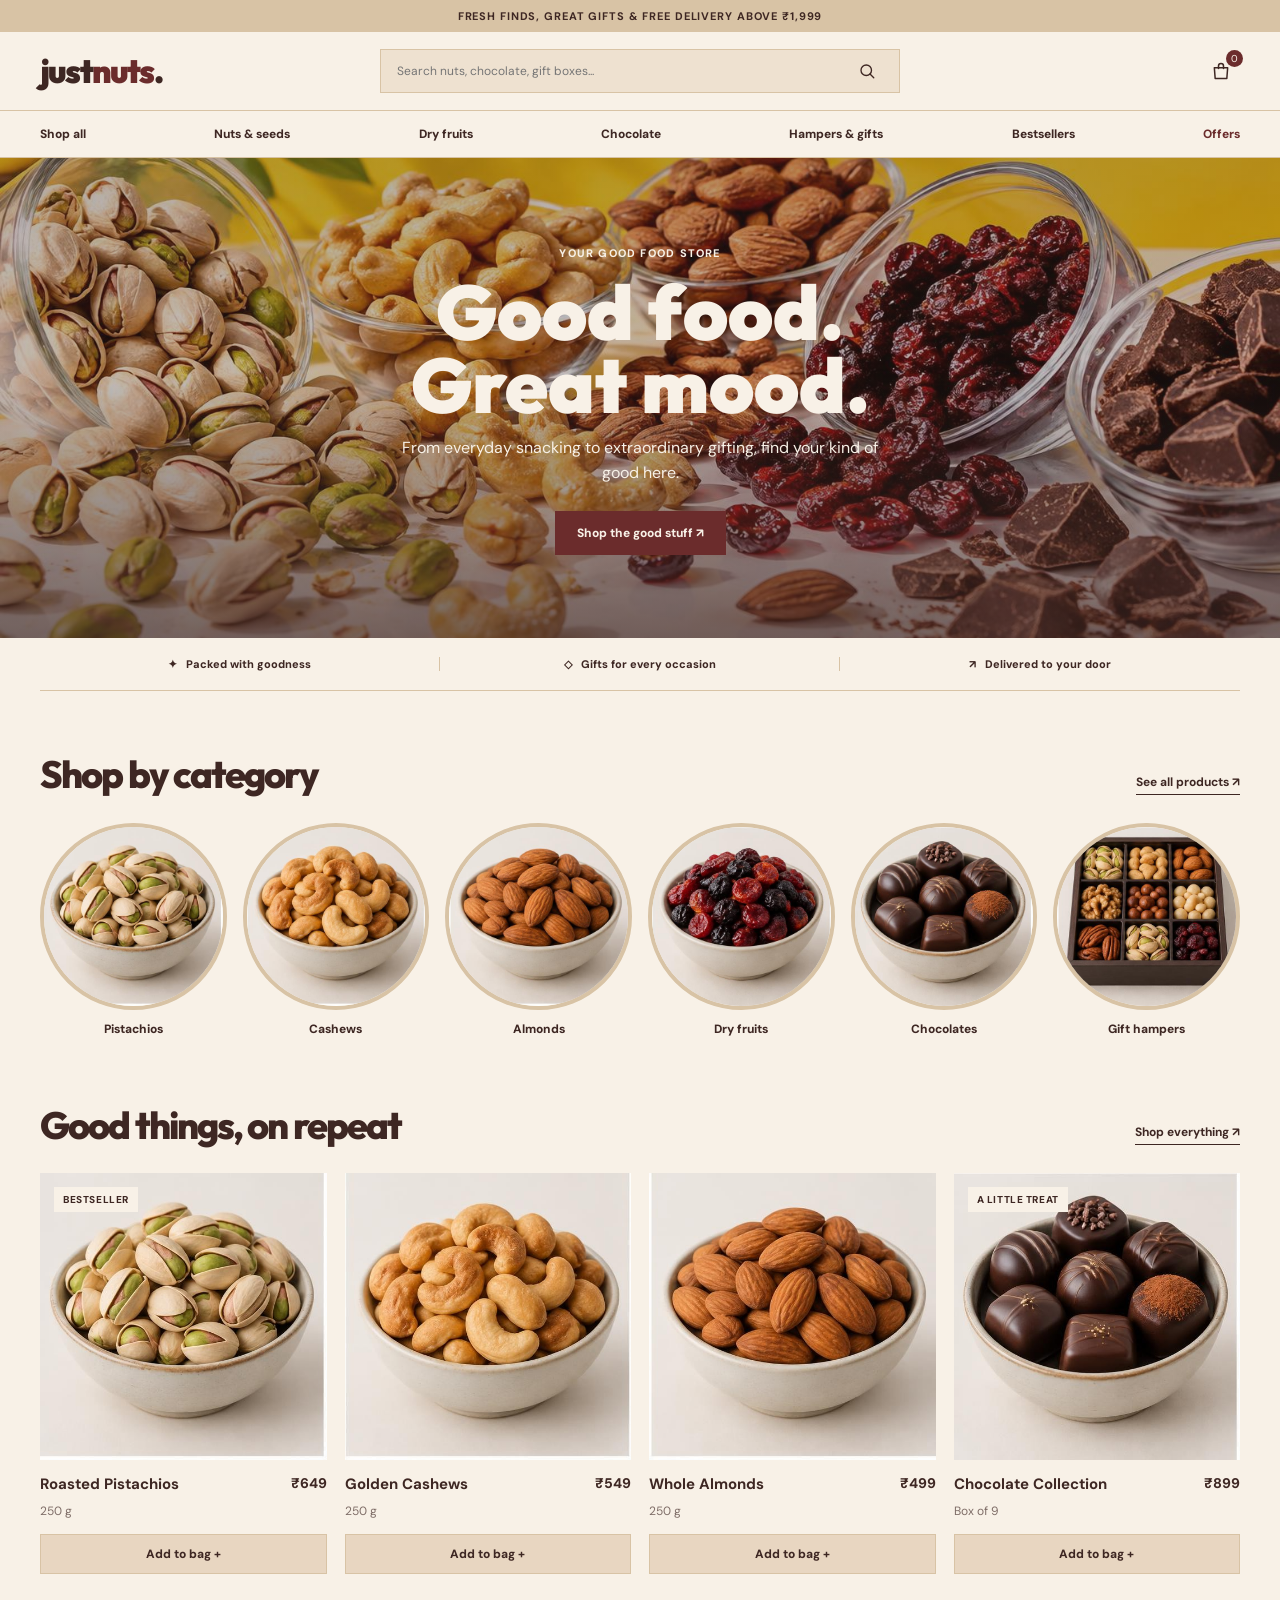
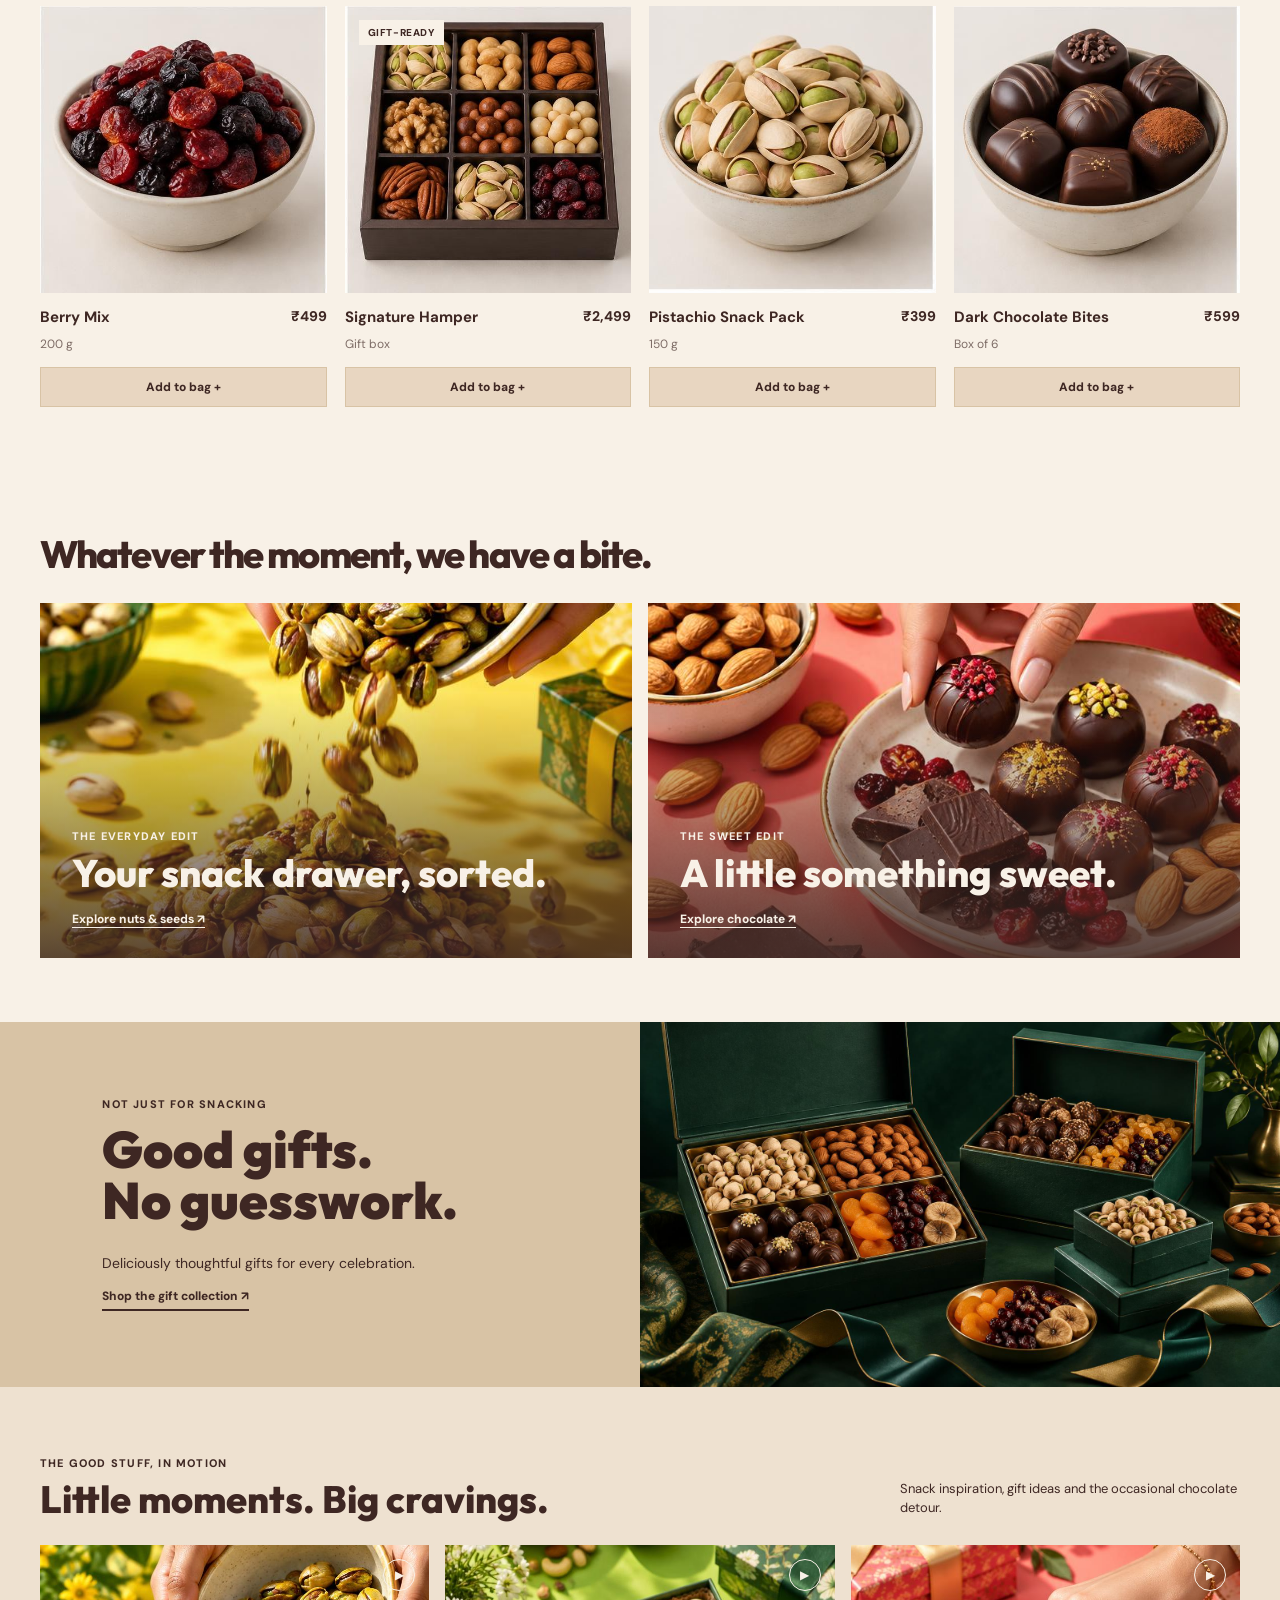
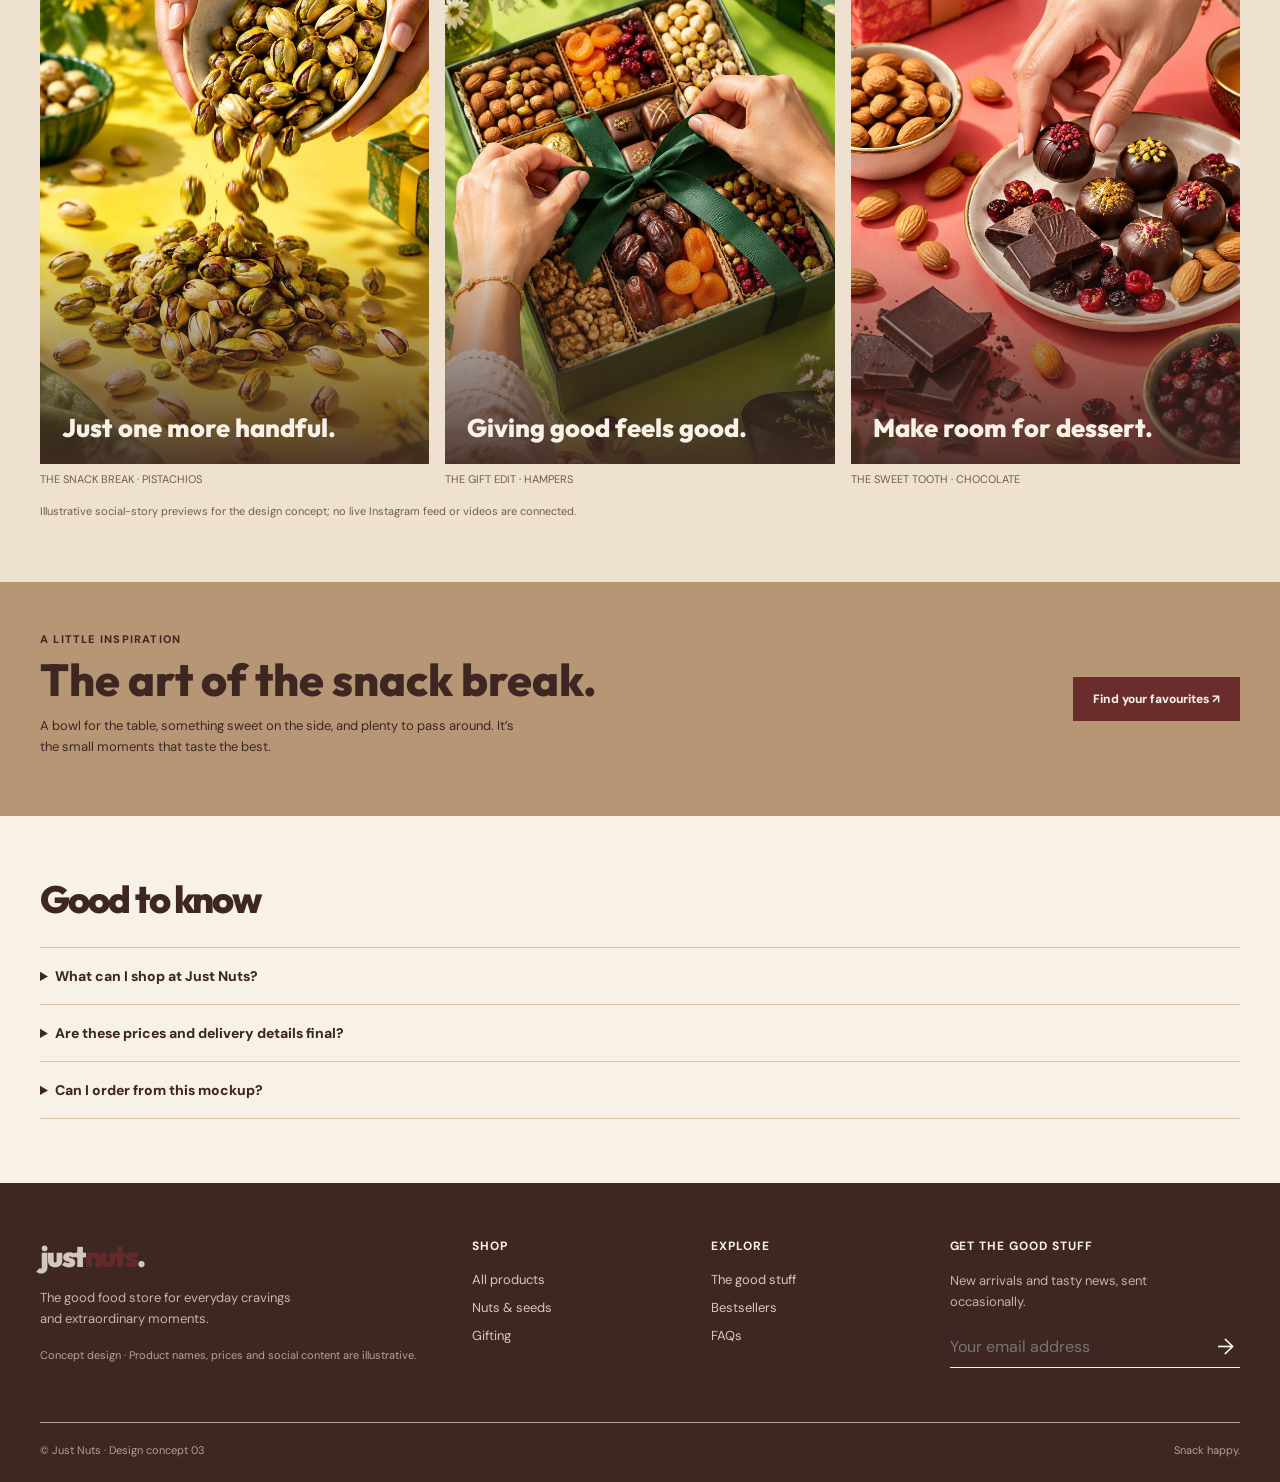
<file: index.html>
<!doctype html><html lang="en"><head><meta charset="utf-8"><meta http-equiv="refresh" content="0; url=mockup-03.html"><link rel="canonical" href="mockup-03.html"><title>Just Nuts — Concept 03</title></head><body><p><a href="mockup-03.html">Open the Just Nuts concept →</a></p></body></html>
</file>
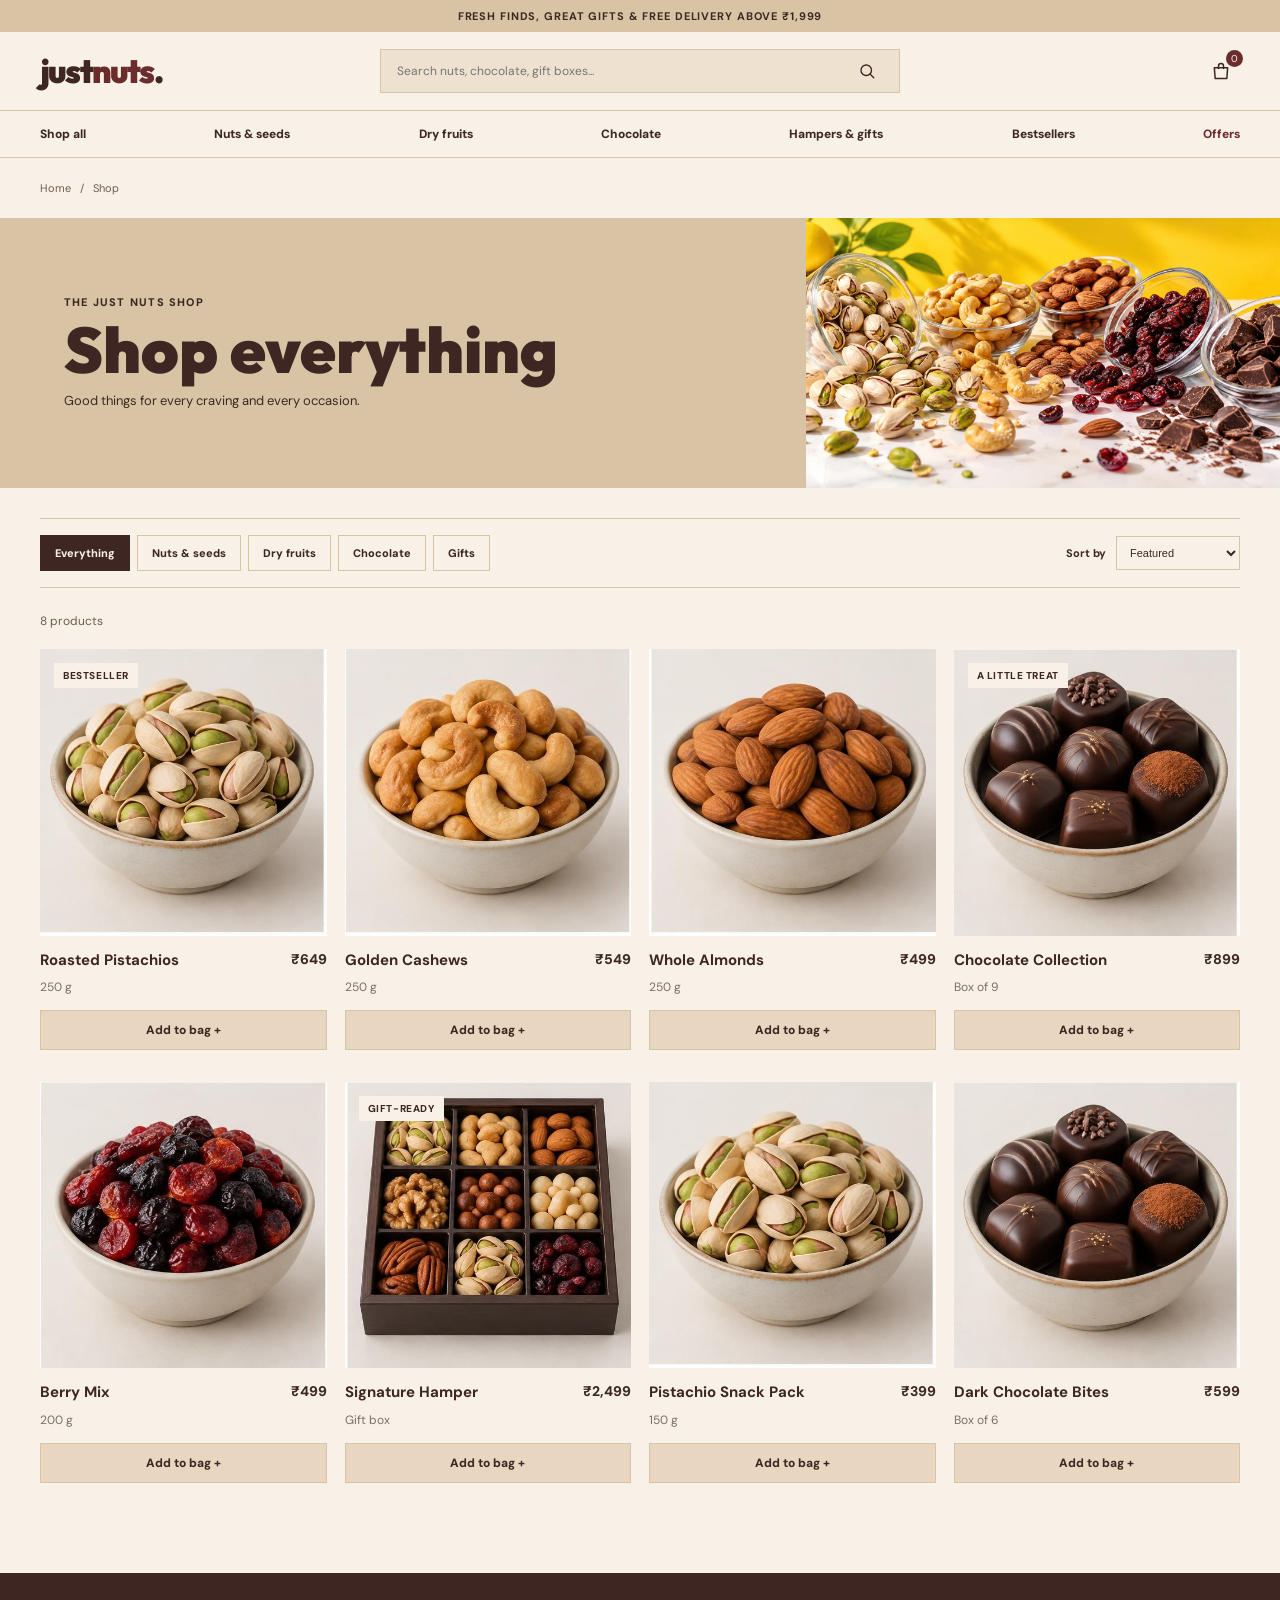
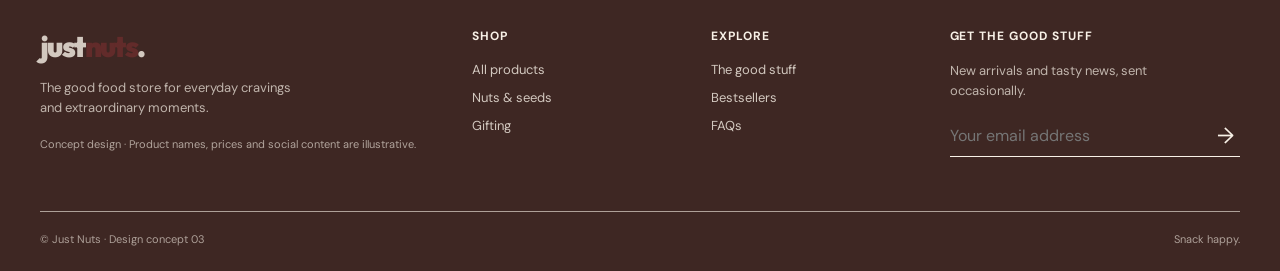
<file: mockup-03-collection.html>
<!doctype html><html lang="en"><head><meta charset="utf-8"><meta name="viewport" content="width=device-width,initial-scale=1"><title>Shop Everything — Just Nuts | Concept 03</title><meta name="description" content="Browse the Just Nuts storefront concept assortment of nuts, chocolate, dry fruits and gifts."><link rel="preconnect" href="https://fonts.googleapis.com"><link rel="preconnect" href="https://fonts.gstatic.com" crossorigin><link href="https://fonts.googleapis.com/css2?family=DM+Sans:wght@400;500;600;700;800&family=Outfit:wght@400;500;600;700;800;900&display=swap" rel="stylesheet"><link rel="stylesheet" href="shared.css"><link rel="stylesheet" href="v3.css"></head><body><div class="announcement">FRESH FINDS, GREAT GIFTS &amp; FREE DELIVERY ABOVE ₹1,999</div><header class="site-header"><div class="container header-main"><button class="icon-btn mobile-menu" data-menu aria-label="Open menu">☰</button><a class="brand" href="mockup-03.html">just<span>nuts</span>.</a><form class="search-bar" action="mockup-03-collection.html"><label class="sr-only" for="header-search">Search products</label><input id="header-search" name="q" type="search" placeholder="Search nuts, chocolate, gift boxes..."><button class="icon-btn" aria-label="Search products"><svg class="icon" viewBox="0 0 24 24"><circle cx="11" cy="11" r="7"/><path d="m16 16 5 5"/></svg></button></form><div class="header-tools"><button class="icon-btn mobile-menu" data-search aria-label="Search"><svg class="icon" viewBox="0 0 24 24"><circle cx="11" cy="11" r="7"/><path d="m16 16 5 5"/></svg></button><button class="icon-btn" data-cart aria-label="Shopping bag"><svg class="icon" viewBox="0 0 24 24"><path d="M4 8h16l-1 13H5L4 8Z"/><path d="M9 9V6a3 3 0 0 1 6 0v3"/></svg><span class="cart-count">0</span></button></div></div><div class="header-bottom"><nav class="container" aria-label="Shop categories"><a href="mockup-03-collection.html">Shop all</a><a href="mockup-03-collection.html?category=nuts">Nuts &amp; seeds</a><a href="mockup-03-collection.html?category=dry-fruits">Dry fruits</a><a href="mockup-03-collection.html?category=chocolate">Chocolate</a><a href="mockup-03-collection.html?category=gifts">Hampers &amp; gifts</a><a href="mockup-03.html#shop">Bestsellers</a><a href="mockup-03-collection.html">Offers</a></nav></div><nav class="mobile-links" aria-label="Mobile navigation"><a href="mockup-03.html">Home</a><a href="mockup-03-collection.html">Shop all</a><a href="mockup-03-collection.html?category=nuts">Nuts &amp; seeds</a><a href="mockup-03-collection.html?category=dry-fruits">Dry fruits</a><a href="mockup-03-collection.html?category=chocolate">Chocolate</a><a href="mockup-03-collection.html?category=gifts">Hampers &amp; gifts</a></nav></header><main><div class="container breadcrumb"><a href="mockup-03.html">Home</a><span>/</span><span>Shop</span></div><section class="collection-top"><div><span class="eyebrow">THE JUST NUTS SHOP</span><h1 data-collection-title>Shop everything</h1><p data-collection-description>Good things for every craving and every occasion.</p></div><img data-collection-image src="assets/market.jpg" alt="Assorted nuts and treats"></section><section class="container collection-products"><div class="collection-controls"><nav class="chips" aria-label="Shop categories"><a data-collection-chip="all" href="mockup-03-collection.html">Everything</a><a data-collection-chip="nuts" href="mockup-03-collection.html?category=nuts">Nuts &amp; seeds</a><a data-collection-chip="dry-fruits" href="mockup-03-collection.html?category=dry-fruits">Dry fruits</a><a data-collection-chip="chocolate" href="mockup-03-collection.html?category=chocolate">Chocolate</a><a data-collection-chip="gifts" href="mockup-03-collection.html?category=gifts">Gifts</a></nav><label class="sort-label">Sort by <select data-sort aria-label="Sort products"><option value="featured">Featured</option><option value="low">Price: low to high</option><option value="high">Price: high to low</option></select></label></div><p class="collection-count" data-result-count>8 products</p><div class="products" data-collection-products></div></section></main><footer class="footer"><div class="container"><div class="footer-grid"><div><a class="brand" href="mockup-03.html">just<span>nuts</span>.</a><p>The good food store for everyday cravings and extraordinary moments.</p><small class="mockup-note">Concept design · Product names, prices and social content are illustrative.</small></div><div><h4>Shop</h4><a href="mockup-03-collection.html">All products</a><a href="mockup-03-collection.html?category=nuts">Nuts &amp; seeds</a><a href="mockup-03-collection.html?category=gifts">Gifting</a></div><div><h4>Explore</h4><a href="mockup-03.html#reels">The good stuff</a><a href="mockup-03.html#shop">Bestsellers</a><a href="mockup-03.html#faqs">FAQs</a></div><div><h4>Get the good stuff</h4><p>New arrivals and tasty news, sent occasionally.</p><form class="email-row" data-newsletter><label class="sr-only" for="email3">Email address</label><input id="email3" type="email" placeholder="Your email address" required><button aria-label="Subscribe">→</button></form></div></div><div class="footer-bottom"><span>© Just Nuts · Design concept 03</span><span>Snack happy.</span></div></div></footer><div class="toast" role="status"></div><div class="search-overlay"><div class="search-panel"><header><h2>Find your favourites</h2><button data-close-search aria-label="Close search">×</button></header><form action="mockup-03-collection.html"><label class="sr-only" for="overlay-search">Search products</label><input id="overlay-search" name="q" type="search" placeholder="Search nuts, chocolate, hampers..."></form><div class="search-results"></div></div></div><script src="v3.js"></script><script src="shared.js"></script></body></html>
</file>
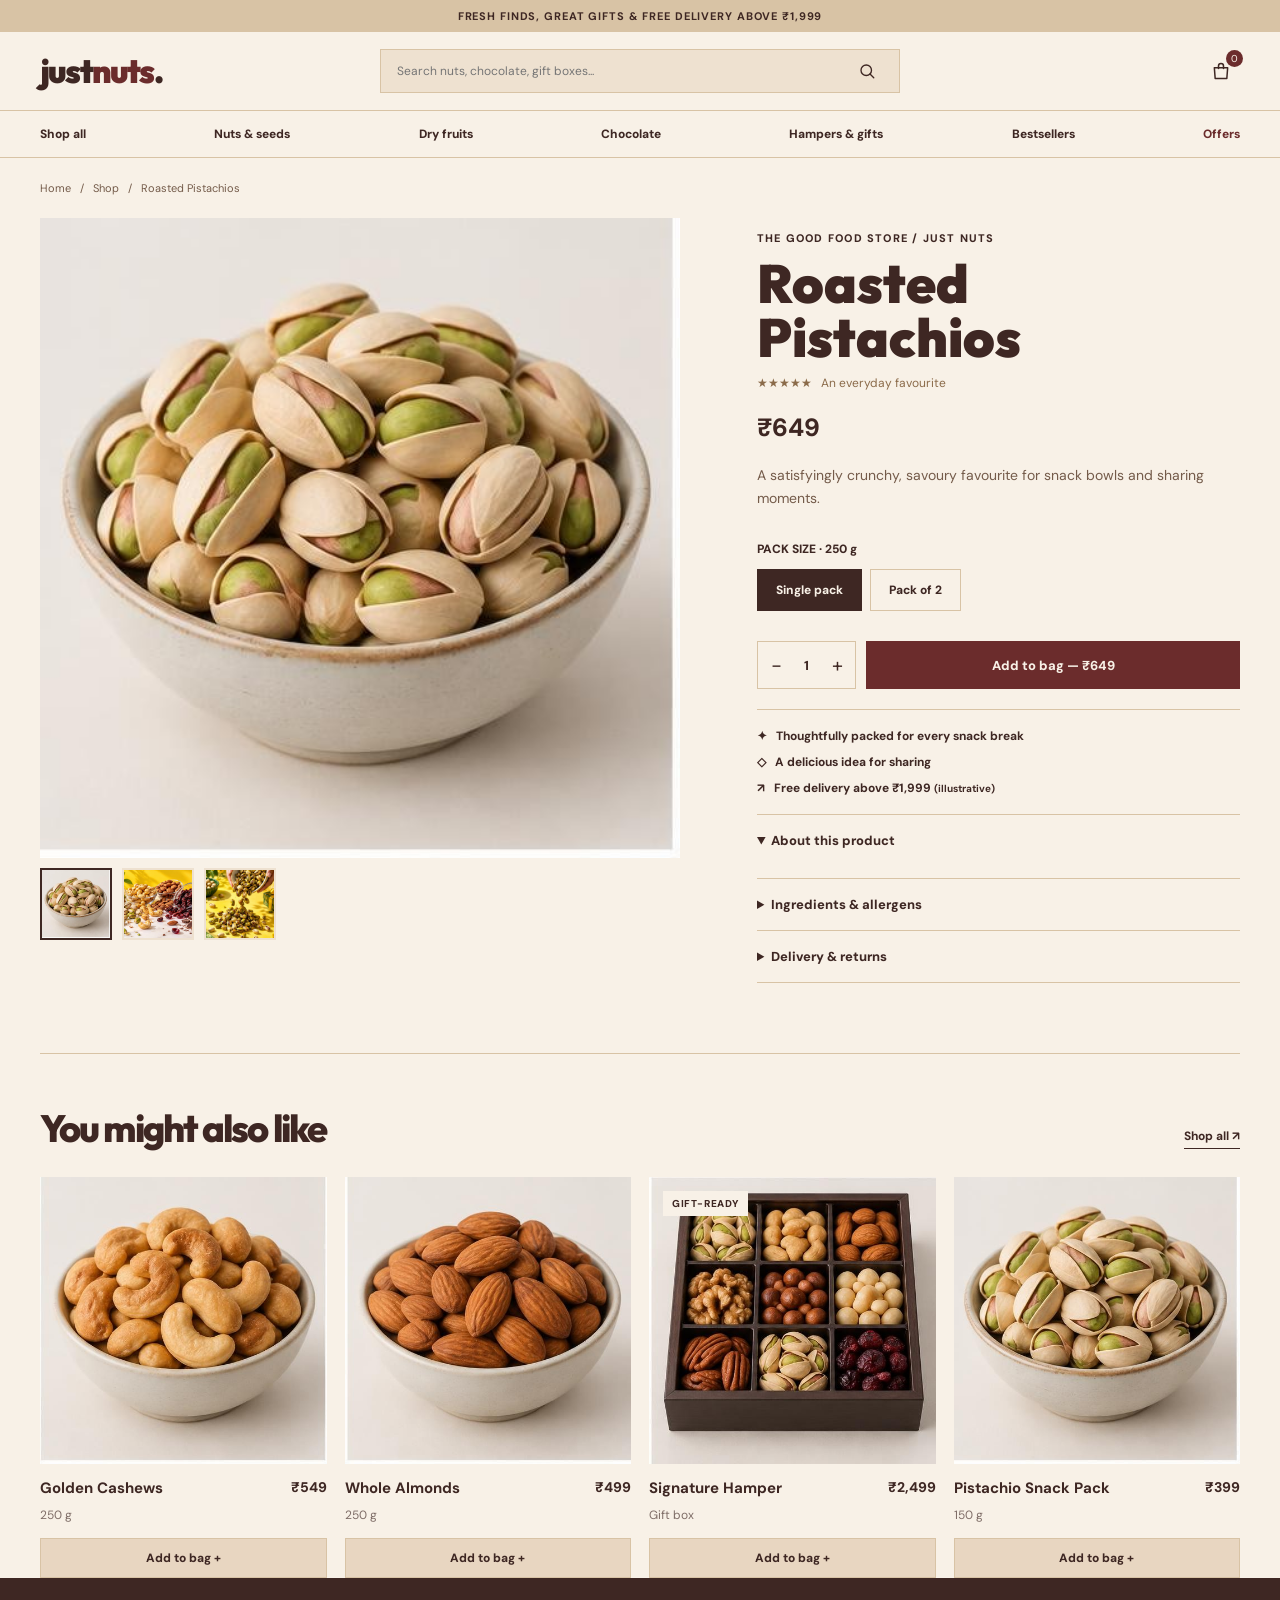
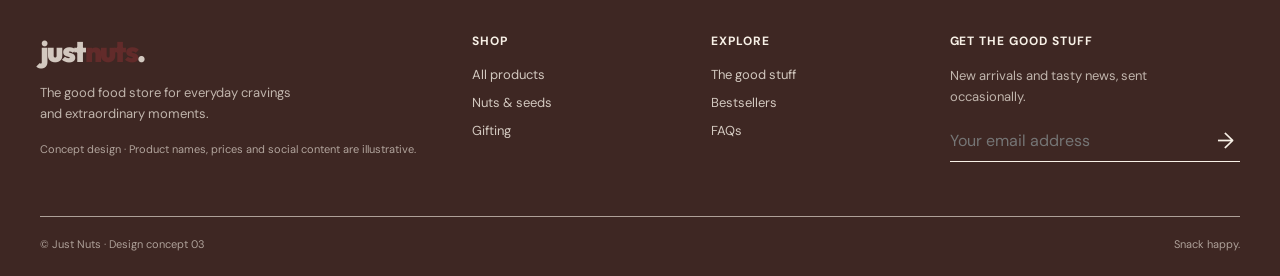
<file: mockup-03-product.html>
<!doctype html><html lang="en"><head><meta charset="utf-8"><meta name="viewport" content="width=device-width,initial-scale=1"><title>Product Details — Just Nuts | Concept 03</title><meta name="description" content="Explore product details, photos and shopping controls in the Just Nuts storefront concept."><link rel="preconnect" href="https://fonts.googleapis.com"><link rel="preconnect" href="https://fonts.gstatic.com" crossorigin><link href="https://fonts.googleapis.com/css2?family=DM+Sans:wght@400;500;600;700;800&family=Outfit:wght@400;500;600;700;800;900&display=swap" rel="stylesheet"><link rel="stylesheet" href="shared.css"><link rel="stylesheet" href="v3.css"></head><body><div class="announcement">FRESH FINDS, GREAT GIFTS &amp; FREE DELIVERY ABOVE ₹1,999</div><header class="site-header"><div class="container header-main"><button class="icon-btn mobile-menu" data-menu aria-label="Open menu">☰</button><a class="brand" href="mockup-03.html">just<span>nuts</span>.</a><form class="search-bar" action="mockup-03-collection.html"><label class="sr-only" for="header-search">Search products</label><input id="header-search" name="q" type="search" placeholder="Search nuts, chocolate, gift boxes..."><button class="icon-btn" aria-label="Search products"><svg class="icon" viewBox="0 0 24 24"><circle cx="11" cy="11" r="7"/><path d="m16 16 5 5"/></svg></button></form><div class="header-tools"><button class="icon-btn mobile-menu" data-search aria-label="Search"><svg class="icon" viewBox="0 0 24 24"><circle cx="11" cy="11" r="7"/><path d="m16 16 5 5"/></svg></button><button class="icon-btn" data-cart aria-label="Shopping bag"><svg class="icon" viewBox="0 0 24 24"><path d="M4 8h16l-1 13H5L4 8Z"/><path d="M9 9V6a3 3 0 0 1 6 0v3"/></svg><span class="cart-count">0</span></button></div></div><div class="header-bottom"><nav class="container" aria-label="Shop categories"><a href="mockup-03-collection.html">Shop all</a><a href="mockup-03-collection.html?category=nuts">Nuts &amp; seeds</a><a href="mockup-03-collection.html?category=dry-fruits">Dry fruits</a><a href="mockup-03-collection.html?category=chocolate">Chocolate</a><a href="mockup-03-collection.html?category=gifts">Hampers &amp; gifts</a><a href="mockup-03.html#shop">Bestsellers</a><a href="mockup-03-collection.html">Offers</a></nav></div><nav class="mobile-links" aria-label="Mobile navigation"><a href="mockup-03.html">Home</a><a href="mockup-03-collection.html">Shop all</a><a href="mockup-03-collection.html?category=nuts">Nuts &amp; seeds</a><a href="mockup-03-collection.html?category=dry-fruits">Dry fruits</a><a href="mockup-03-collection.html?category=chocolate">Chocolate</a><a href="mockup-03-collection.html?category=gifts">Hampers &amp; gifts</a></nav></header><main><div class="container breadcrumb"><a href="mockup-03.html">Home</a><span>/</span><a href="mockup-03-collection.html">Shop</a><span>/</span><span data-product-crumb>Roasted Pistachios</span></div><section class="container product-page" data-pdp><div class="pdp-grid"><div><div class="gallery-main"><img data-product-image src="assets/pistachios.jpg" alt="Roasted Pistachios"></div><div class="gallery-thumbs" data-gallery-thumbs></div></div><div class="pdp-info"><span class="eyebrow">THE GOOD FOOD STORE / JUST NUTS</span><h1 data-product-name>Roasted Pistachios</h1><div class="pdp-stars">★★★★★ &nbsp; An everyday favourite</div><div class="pdp-price" data-product-price>₹649</div><p class="pdp-desc" data-product-description></p><div class="pdp-choice"><span>PACK SIZE · <span data-product-weight>250 g</span></span><div class="pack-options"><button type="button" data-pack="1" class="active">Single pack</button><button type="button" data-pack="1.9">Pack of 2</button></div></div><div class="purchase-row"><div class="quantity"><button type="button" data-quantity="-1" aria-label="Decrease quantity">−</button><output data-quantity-value>1</output><button type="button" data-quantity="1" aria-label="Increase quantity">+</button></div><button type="button" class="add-main" data-product-add data-quantity="1" data-add="Roasted Pistachios" data-price="649">Add to bag — ₹649</button></div><div class="pdp-points"><span>✦ &nbsp; Thoughtfully packed for every snack break</span><span>◇ &nbsp; A delicious idea for sharing</span><span>↗ &nbsp; Free delivery above ₹1,999 <small>(illustrative)</small></span></div><div class="pdp-details"><details open><summary>About this product</summary><p data-product-description></p></details><details><summary>Ingredients &amp; allergens</summary><p>Product-specific ingredient and allergen information to be supplied and verified by the client before launch.</p></details><details><summary>Delivery &amp; returns</summary><p>Delivery and return policies are not connected in this mockup and should be confirmed before launch.</p></details></div></div></div></section><section class="container related"><div class="section-heading"><h2 class="section-title">You might also like</h2><a href="mockup-03-collection.html">Shop all ↗</a></div><div class="products" data-related></div></section></main><footer class="footer"><div class="container"><div class="footer-grid"><div><a class="brand" href="mockup-03.html">just<span>nuts</span>.</a><p>The good food store for everyday cravings and extraordinary moments.</p><small class="mockup-note">Concept design · Product names, prices and social content are illustrative.</small></div><div><h4>Shop</h4><a href="mockup-03-collection.html">All products</a><a href="mockup-03-collection.html?category=nuts">Nuts &amp; seeds</a><a href="mockup-03-collection.html?category=gifts">Gifting</a></div><div><h4>Explore</h4><a href="mockup-03.html#reels">The good stuff</a><a href="mockup-03.html#shop">Bestsellers</a><a href="mockup-03.html#faqs">FAQs</a></div><div><h4>Get the good stuff</h4><p>New arrivals and tasty news, sent occasionally.</p><form class="email-row" data-newsletter><label class="sr-only" for="email3">Email address</label><input id="email3" type="email" placeholder="Your email address" required><button aria-label="Subscribe">→</button></form></div></div><div class="footer-bottom"><span>© Just Nuts · Design concept 03</span><span>Snack happy.</span></div></div></footer><div class="toast" role="status"></div><div class="search-overlay"><div class="search-panel"><header><h2>Find your favourites</h2><button data-close-search aria-label="Close search">×</button></header><form action="mockup-03-collection.html"><label class="sr-only" for="overlay-search">Search products</label><input id="overlay-search" name="q" type="search" placeholder="Search nuts, chocolate, hampers..."></form><div class="search-results"></div></div></div><script src="v3.js"></script><script src="shared.js"></script></body></html>
</file>
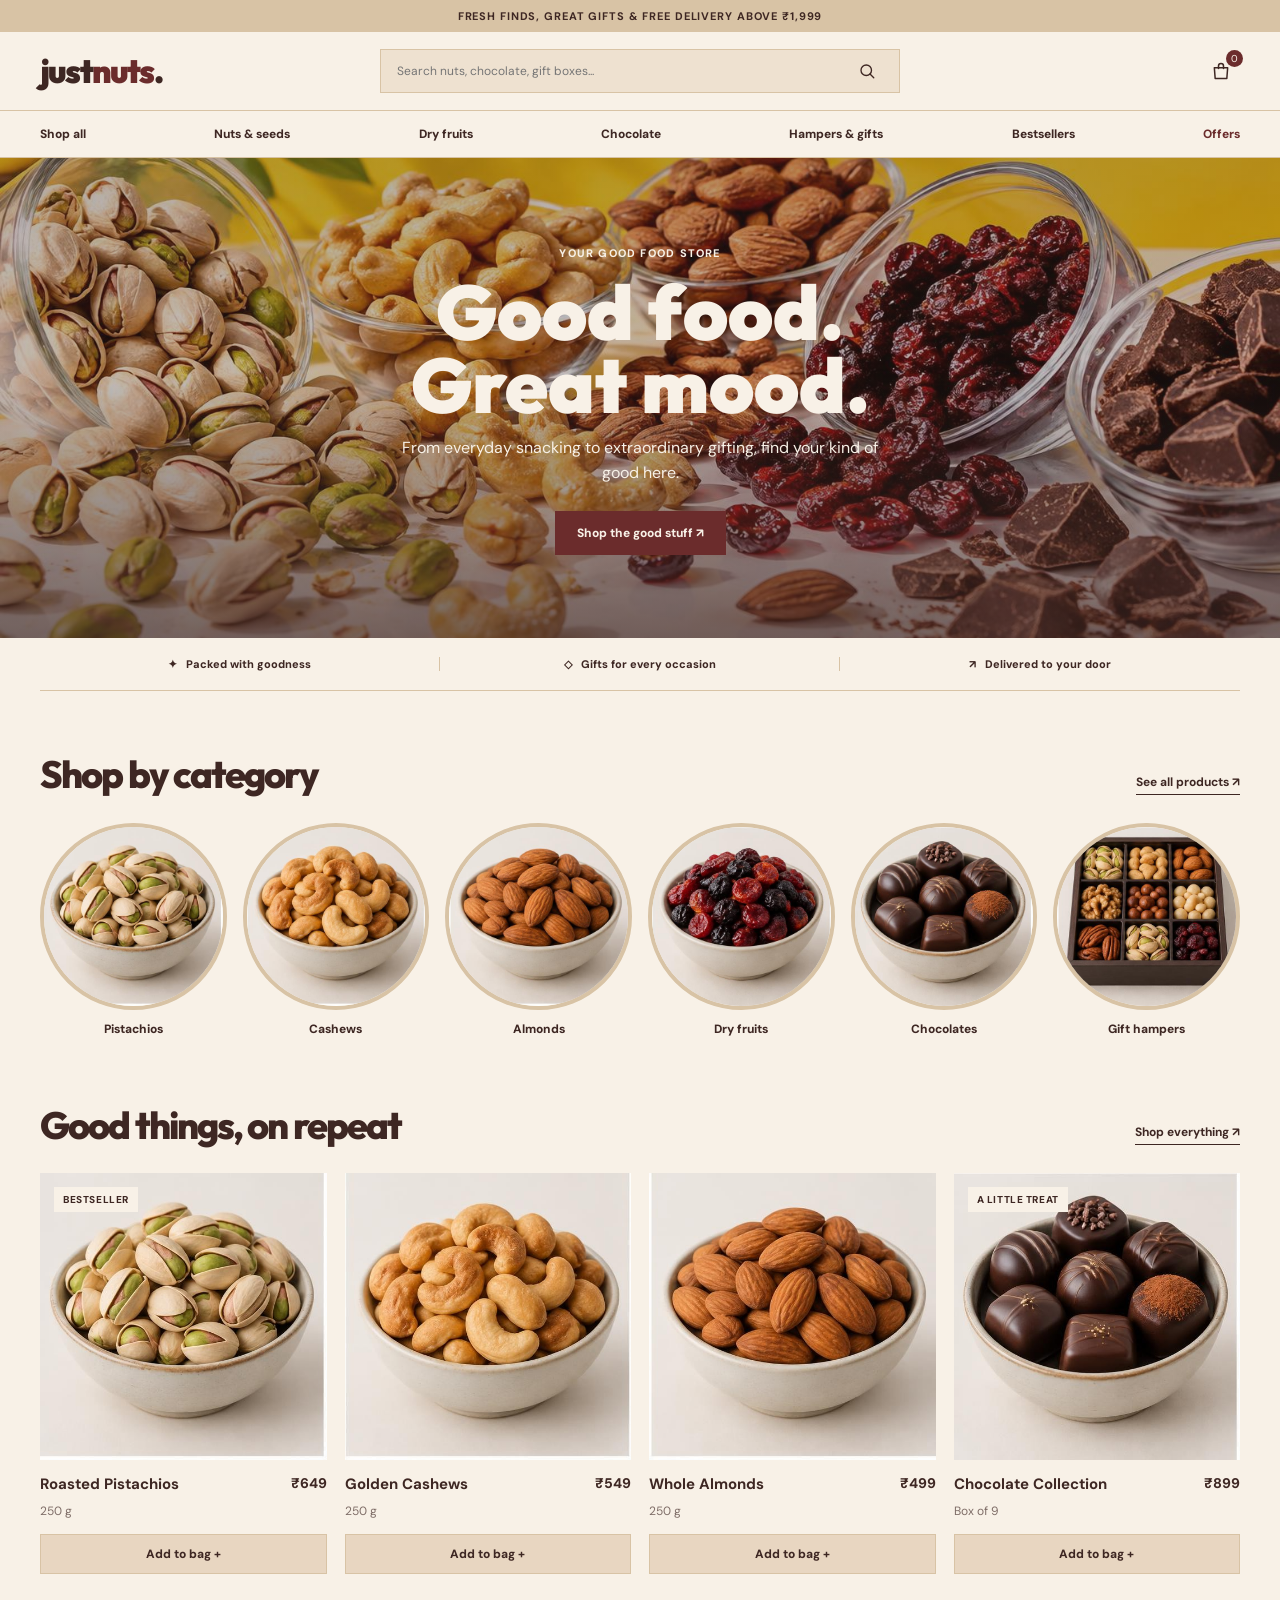
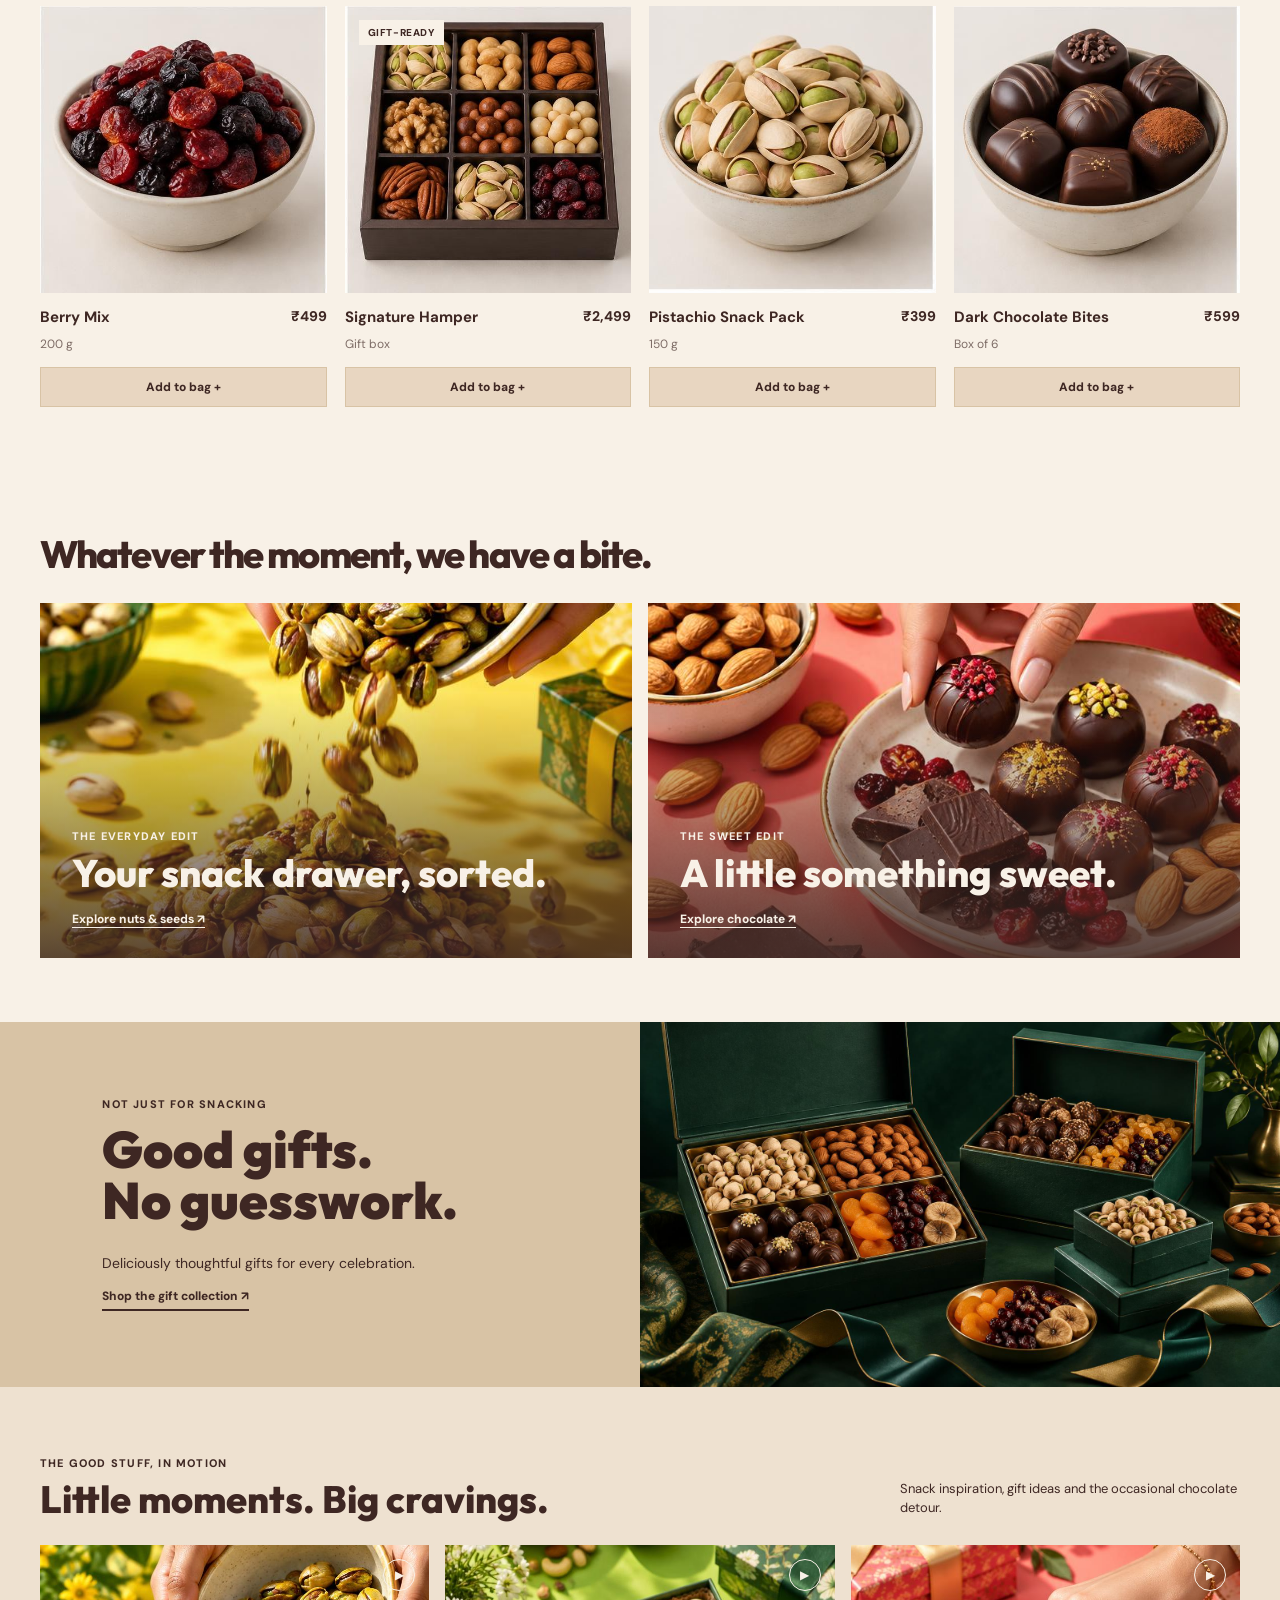
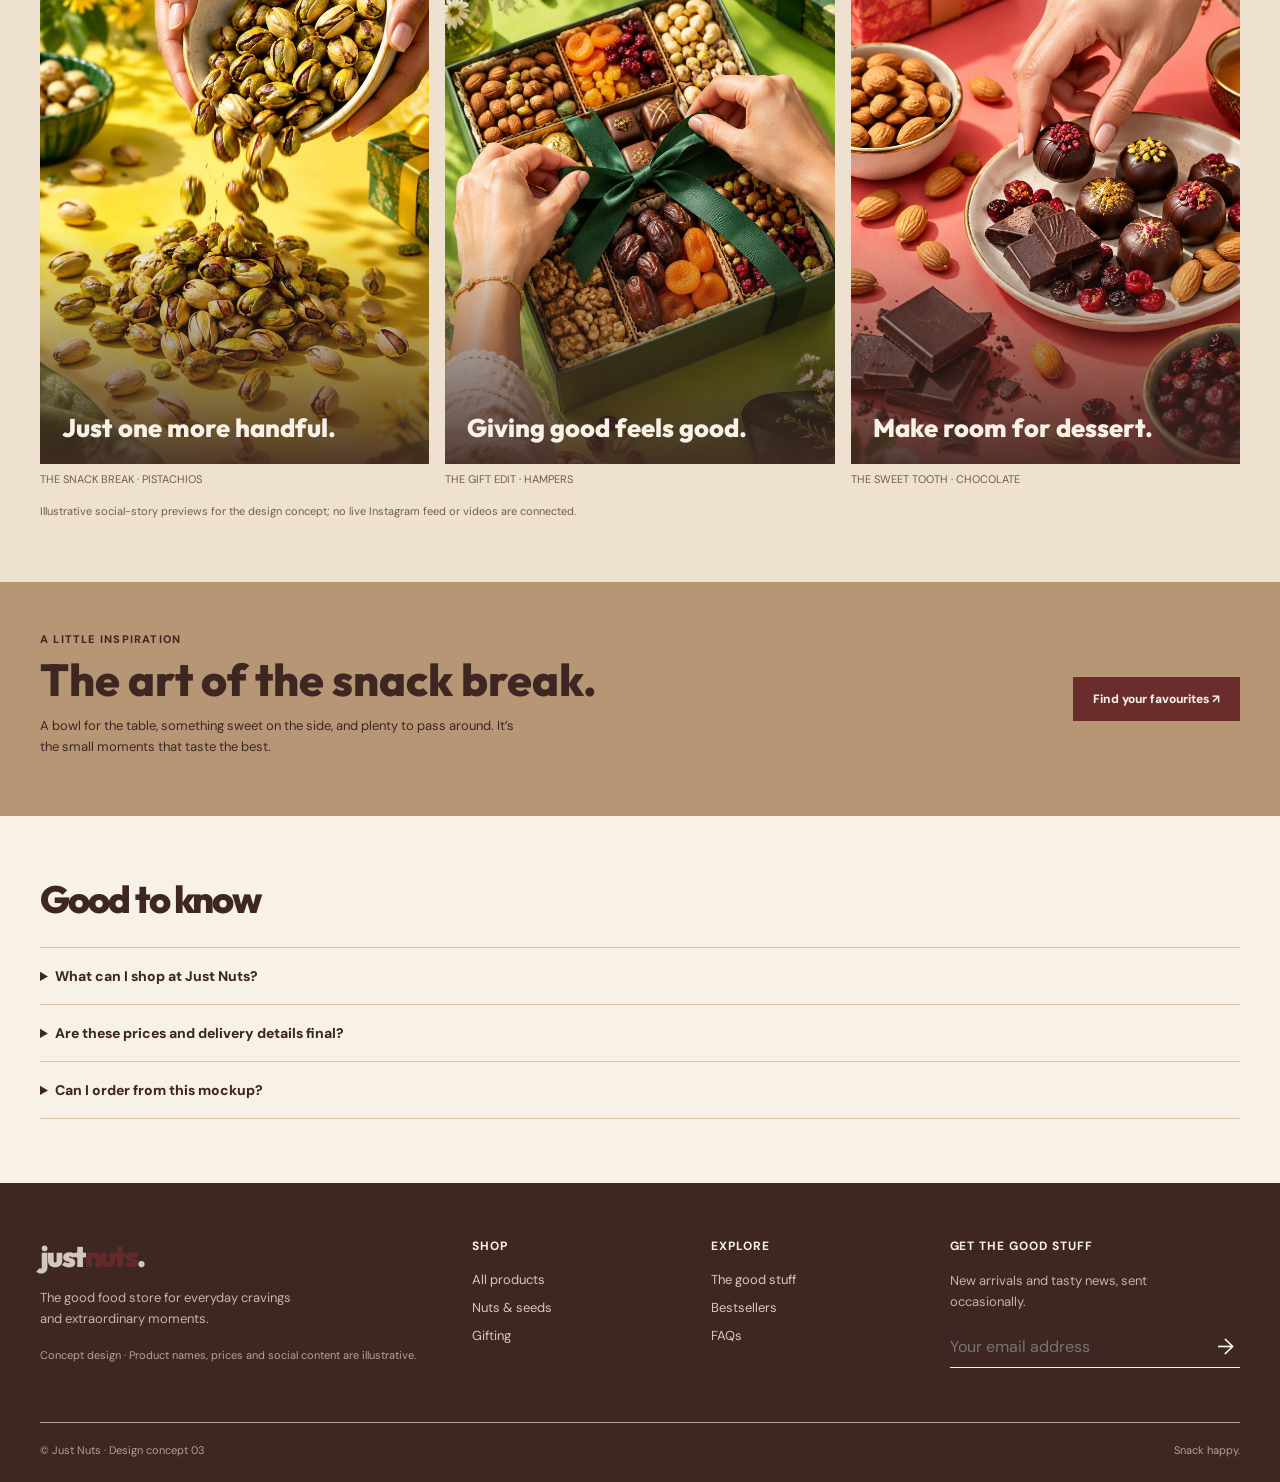
<file: mockup-03.html>
<!doctype html><html lang="en"><head><meta charset="utf-8"><meta name="viewport" content="width=device-width,initial-scale=1"><title>Your Good Food Store — Just Nuts | Concept 03</title><meta name="description" content="Explore the Just Nuts market storefront concept: snacks, gifting and social-inspired stories."><link rel="preconnect" href="https://fonts.googleapis.com"><link rel="preconnect" href="https://fonts.gstatic.com" crossorigin><link href="https://fonts.googleapis.com/css2?family=DM+Sans:wght@400;500;600;700;800&family=Outfit:wght@400;500;600;700;800;900&display=swap" rel="stylesheet"><link rel="stylesheet" href="shared.css"><link rel="stylesheet" href="v3.css"></head><body><div class="announcement">FRESH FINDS, GREAT GIFTS &amp; FREE DELIVERY ABOVE ₹1,999</div><header class="site-header"><div class="container header-main"><button class="icon-btn mobile-menu" data-menu aria-label="Open menu">☰</button><a class="brand" href="mockup-03.html">just<span>nuts</span>.</a><form class="search-bar" action="mockup-03-collection.html"><label class="sr-only" for="header-search">Search products</label><input id="header-search" name="q" type="search" placeholder="Search nuts, chocolate, gift boxes..."><button class="icon-btn" aria-label="Search products"><svg class="icon" viewBox="0 0 24 24"><circle cx="11" cy="11" r="7"/><path d="m16 16 5 5"/></svg></button></form><div class="header-tools"><button class="icon-btn mobile-menu" data-search aria-label="Search"><svg class="icon" viewBox="0 0 24 24"><circle cx="11" cy="11" r="7"/><path d="m16 16 5 5"/></svg></button><button class="icon-btn" data-cart aria-label="Shopping bag"><svg class="icon" viewBox="0 0 24 24"><path d="M4 8h16l-1 13H5L4 8Z"/><path d="M9 9V6a3 3 0 0 1 6 0v3"/></svg><span class="cart-count">0</span></button></div></div><div class="header-bottom"><nav class="container" aria-label="Shop categories"><a href="mockup-03-collection.html">Shop all</a><a href="mockup-03-collection.html?category=nuts">Nuts &amp; seeds</a><a href="mockup-03-collection.html?category=dry-fruits">Dry fruits</a><a href="mockup-03-collection.html?category=chocolate">Chocolate</a><a href="mockup-03-collection.html?category=gifts">Hampers &amp; gifts</a><a href="mockup-03.html#shop">Bestsellers</a><a href="mockup-03-collection.html">Offers</a></nav></div><nav class="mobile-links" aria-label="Mobile navigation"><a href="mockup-03.html">Home</a><a href="mockup-03-collection.html">Shop all</a><a href="mockup-03-collection.html?category=nuts">Nuts &amp; seeds</a><a href="mockup-03-collection.html?category=dry-fruits">Dry fruits</a><a href="mockup-03-collection.html?category=chocolate">Chocolate</a><a href="mockup-03-collection.html?category=gifts">Hampers &amp; gifts</a></nav></header><main><section class="hero"><img src="assets/market.jpg" alt="Colourful spread of nuts, dried fruit and chocolate on a bright table"><div class="hero-content"><span class="eyebrow">YOUR GOOD FOOD STORE</span><h1>Good food.<br>Great mood.</h1><p>From everyday snacking to extraordinary gifting, find your kind of good here.</p><a class="dark-cta" href="mockup-03-collection.html">Shop the good stuff ↗</a></div></section><div class="container benefits"><div>✦ &nbsp; Packed with goodness</div><div>◇ &nbsp; Gifts for every occasion</div><div>↗ &nbsp; Delivered to your door</div></div><section class="section container" id="categories"><div class="section-heading"><h2 class="section-title">Shop by category</h2><a href="mockup-03-collection.html">See all products ↗</a></div><div class="category-row"><a href="mockup-03-collection.html?category=nuts"><img src="assets/pistachios.jpg" alt="Pistachios" loading="lazy">Pistachios</a><a href="mockup-03-collection.html?category=nuts"><img src="assets/cashews.jpg" alt="Cashews" loading="lazy">Cashews</a><a href="mockup-03-collection.html?category=nuts"><img src="assets/almonds.jpg" alt="Almonds" loading="lazy">Almonds</a><a href="mockup-03-collection.html?category=dry-fruits"><img src="assets/berries.jpg" alt="Dry fruits" loading="lazy">Dry fruits</a><a href="mockup-03-collection.html?category=chocolate"><img src="assets/chocolates.jpg" alt="Chocolates" loading="lazy">Chocolates</a><a href="mockup-03-collection.html?category=gifts"><img src="assets/hamper.jpg" alt="Gift hampers" loading="lazy">Gift hampers</a></div></section><section class="section shop-section container" id="shop"><div class="section-heading"><h2 class="section-title">Good things, on repeat</h2><a href="mockup-03-collection.html">Shop everything ↗</a></div><div class="products" data-home-products></div></section><section class="section container"><div class="section-heading"><h2 class="section-title">Whatever the moment, we have a bite.</h2></div><div class="edit-grid"><a class="edit-card" href="mockup-03-collection.html?category=nuts"><img src="assets/reel-pistachios.jpg" alt="Pistachios being poured" loading="lazy"><div class="edit-card-copy"><small class="eyebrow">THE EVERYDAY EDIT</small><h3>Your snack drawer, sorted.</h3><span>Explore nuts &amp; seeds ↗</span></div></a><a class="edit-card" href="mockup-03-collection.html?category=chocolate"><img src="assets/reel-chocolate.jpg" alt="Chocolates and almonds on a coral table" loading="lazy"><div class="edit-card-copy"><small class="eyebrow">THE SWEET EDIT</small><h3>A little something sweet.</h3><span>Explore chocolate ↗</span></div></a></div></section><section class="promo" id="gifting"><div class="promo-copy"><small class="eyebrow">NOT JUST FOR SNACKING</small><h2>Good gifts.<br>No guesswork.</h2><p>Deliciously thoughtful gifts for every celebration.</p><a href="mockup-03-collection.html?category=gifts">Shop the gift collection ↗</a></div><img src="assets/gifting.jpg" alt="Gift boxes filled with nuts and chocolates" loading="lazy"></section><section class="section reels-section" id="reels"><div class="container"><div class="reels-intro"><div><span class="eyebrow">THE GOOD STUFF, IN MOTION</span><h2>Little moments. Big cravings.</h2></div><p>Snack inspiration, gift ideas and the occasional chocolate detour.</p></div><div class="reels-grid"><div><a class="reel" href="#reels" data-reel="pistachios" aria-label="Open pistachio story"><img src="assets/reel-pistachios.jpg" alt="Pistachios poured from a bowl" loading="lazy"><span class="reel-icon">▶</span><strong>Just one more handful.</strong></a><div class="reel-caption">THE SNACK BREAK · PISTACHIOS</div></div><div><a class="reel" href="#reels" data-reel="gifting" aria-label="Open gifting story"><img src="assets/reel-gifting.jpg" alt="Hands preparing a gift hamper" loading="lazy"><span class="reel-icon">▶</span><strong>Giving good feels good.</strong></a><div class="reel-caption">THE GIFT EDIT · HAMPERS</div></div><div><a class="reel" href="#reels" data-reel="chocolate" aria-label="Open chocolate story"><img src="assets/reel-chocolate.jpg" alt="A hand reaching for chocolate" loading="lazy"><span class="reel-icon">▶</span><strong>Make room for dessert.</strong></a><div class="reel-caption">THE SWEET TOOTH · CHOCOLATE</div></div></div><p class="reel-note">Illustrative social-story previews for the design concept; no live Instagram feed or videos are connected.</p></div></section><section class="recipe-band"><div class="container recipe-inner"><div><span class="eyebrow">A LITTLE INSPIRATION</span><h2>The art of the snack break.</h2><p>A bowl for the table, something sweet on the side, and plenty to pass around. It’s the small moments that taste the best.</p></div><a href="mockup-03-collection.html">Find your favourites ↗</a></div></section><section class="section container" id="faqs"><div class="section-heading"><h2 class="section-title">Good to know</h2></div><div class="faq"><details><summary>What can I shop at Just Nuts?</summary><p>Explore the concept assortment of nuts, dry fruits, chocolate and gift hampers. Product details and availability are illustrative.</p></details><details><summary>Are these prices and delivery details final?</summary><p>No. This is a design mockup, so all product names, prices and delivery details need confirmation before launch.</p></details><details><summary>Can I order from this mockup?</summary><p>Shopping controls demonstrate the proposed experience, but checkout and real orders are not connected.</p></details></div></section></main><dialog class="reel-dialog" data-reel-dialog="pistachios"><button data-close-reel aria-label="Close story">×</button><img src="assets/reel-pistachios.jpg" alt="Pistachios poured from a bowl"><div><h2>Just one more handful.</h2><a href="mockup-03-product.html?product=roasted-pistachios">Shop Roasted Pistachios ↗</a><p>Social-story visual concept · Not a video</p></div></dialog><dialog class="reel-dialog" data-reel-dialog="gifting"><button data-close-reel aria-label="Close story">×</button><img src="assets/reel-gifting.jpg" alt="A gift hamper being prepared"><div><h2>Giving good feels good.</h2><a href="mockup-03-product.html?product=signature-hamper">Shop Signature Hamper ↗</a><p>Social-story visual concept · Not a video</p></div></dialog><dialog class="reel-dialog" data-reel-dialog="chocolate"><button data-close-reel aria-label="Close story">×</button><img src="assets/reel-chocolate.jpg" alt="Chocolate treats"><div><h2>Make room for dessert.</h2><a href="mockup-03-product.html?product=chocolate-collection">Shop Chocolate Collection ↗</a><p>Social-story visual concept · Not a video</p></div></dialog><footer class="footer"><div class="container"><div class="footer-grid"><div><a class="brand" href="mockup-03.html">just<span>nuts</span>.</a><p>The good food store for everyday cravings and extraordinary moments.</p><small class="mockup-note">Concept design · Product names, prices and social content are illustrative.</small></div><div><h4>Shop</h4><a href="mockup-03-collection.html">All products</a><a href="mockup-03-collection.html?category=nuts">Nuts &amp; seeds</a><a href="mockup-03-collection.html?category=gifts">Gifting</a></div><div><h4>Explore</h4><a href="mockup-03.html#reels">The good stuff</a><a href="mockup-03.html#shop">Bestsellers</a><a href="mockup-03.html#faqs">FAQs</a></div><div><h4>Get the good stuff</h4><p>New arrivals and tasty news, sent occasionally.</p><form class="email-row" data-newsletter><label class="sr-only" for="email3">Email address</label><input id="email3" type="email" placeholder="Your email address" required><button aria-label="Subscribe">→</button></form></div></div><div class="footer-bottom"><span>© Just Nuts · Design concept 03</span><span>Snack happy.</span></div></div></footer><div class="toast" role="status"></div><div class="search-overlay"><div class="search-panel"><header><h2>Find your favourites</h2><button data-close-search aria-label="Close search">×</button></header><form action="mockup-03-collection.html"><label class="sr-only" for="overlay-search">Search products</label><input id="overlay-search" name="q" type="search" placeholder="Search nuts, chocolate, hampers..."></form><div class="search-results"></div></div></div><script src="v3.js"></script><script src="shared.js"></script></body></html>
</file>
<file: shared.css>
*{box-sizing:border-box}html{scroll-behavior:smooth}body{margin:0;font-family:var(--body);background:var(--paper);color:var(--ink)}button,input{font:inherit}button{cursor:pointer}a{color:inherit;text-decoration:none}img{display:block;max-width:100%}.sr-only{position:absolute;width:1px;height:1px;overflow:hidden;clip:rect(0,0,0,0)}.announcement{text-align:center;padding:9px 16px;font-size:11px;font-weight:700;letter-spacing:.08em}.container{width:min(1400px,calc(100% - 80px));margin:auto}.icon{width:20px;height:20px;stroke:currentColor;stroke-width:1.8;fill:none;stroke-linecap:round;stroke-linejoin:round}.icon-btn{border:0;background:transparent;color:inherit;width:38px;height:38px;display:inline-grid;place-items:center;position:relative}.cart-count{position:absolute;top:-2px;right:-3px;border-radius:50%;background:var(--accent);color:var(--accent-ink);font-size:10px;width:17px;height:17px;display:grid;place-items:center}.desktop-nav{display:flex;align-items:center;gap:30px}.desktop-nav a{white-space:nowrap}.header-tools{display:flex;align-items:center;gap:4px}.brand{font-family:var(--display);font-weight:900;letter-spacing:-.055em;white-space:nowrap}.brand span{color:var(--accent)}.mobile-menu{display:none}.section-title{font-family:var(--display);font-weight:800;letter-spacing:-.05em;line-height:1.05}.section-heading{display:flex;align-items:end;justify-content:space-between;gap:20px;margin-bottom:28px}.section-heading h2{margin:0}.section-heading a{font-weight:700;font-size:13px;border-bottom:1px solid;padding-bottom:4px;white-space:nowrap}.products{display:grid;grid-template-columns:repeat(4,minmax(0,1fr));gap:18px}.product{min-width:0}.product-image{position:relative;overflow:hidden;background:var(--soft)}.product-image img{width:100%;height:100%;object-fit:cover;transition:transform .35s}.product:hover .product-image img{transform:scale(1.045)}.product-tag{position:absolute;top:14px;left:14px;background:var(--paper);padding:6px 9px;font-size:10px;font-weight:800;text-transform:uppercase;letter-spacing:.06em}.product-info{padding:14px 0;display:flex;justify-content:space-between;gap:12px;align-items:start}.product h3{margin:0 0 5px;font-size:15px;line-height:1.35}.product small{font-size:12px;opacity:.65}.product-price{font-size:14px;font-weight:800;white-space:nowrap}.product button,.primary-btn{background:var(--ink);color:var(--paper);border:1px solid var(--ink);padding:11px 17px;font-weight:800;font-size:12px;transition:background .2s,color .2s}.product button:hover,.primary-btn:hover{background:var(--accent);color:var(--accent-ink);border-color:var(--accent)}.product button{width:100%}.footer{padding:55px 0 25px;background:var(--footer);color:var(--footer-ink)}.footer-grid{display:grid;grid-template-columns:2fr 1fr 1fr 1.5fr;gap:45px}.footer .brand{font-size:29px}.footer p{font-size:13px;line-height:1.6;max-width:260px;opacity:.7}.footer h4{font-size:12px;text-transform:uppercase;letter-spacing:.08em;margin:0 0 17px}.footer a{display:block;font-size:13px;margin-bottom:11px;opacity:.8}.footer a:hover{opacity:1;text-decoration:underline}.email-row{display:flex;border-bottom:1px solid currentColor}.email-row input{min-width:0;width:100%;background:transparent;color:inherit;border:0;outline:none;padding:10px 0}.email-row button{border:0;background:transparent;color:inherit;font-size:22px}.footer-bottom{display:flex;justify-content:space-between;border-top:1px solid currentColor;margin-top:54px;padding-top:20px;font-size:11px;opacity:.6}.toast{position:fixed;z-index:20;bottom:24px;right:24px;background:var(--ink);color:var(--paper);padding:14px 20px;font-size:13px;font-weight:700;box-shadow:0 10px 30px #0002;opacity:0;transform:translateY(15px);transition:.3s;pointer-events:none}.toast.show{opacity:1;transform:translateY(0)}.search-overlay{position:fixed;inset:0;background:#0009;z-index:30;display:none;align-items:start;justify-content:center;padding:13vh 20px}.search-overlay.open{display:flex}.search-panel{background:var(--paper);color:var(--ink);width:min(650px,100%);padding:30px}.search-panel header{display:flex;justify-content:space-between;align-items:center;margin-bottom:20px}.search-panel h2{margin:0;font:800 24px var(--display)}.search-panel input{width:100%;border:1px solid currentColor;background:transparent;padding:15px;outline:none}.search-panel p{font-size:12px;opacity:.7}.search-panel button{border:0;background:transparent;font-size:26px;color:inherit}.mobile-links{display:none}.mockup-note{font-size:11px;opacity:.62}.narrow{max-width:680px}@media(max-width:900px){.container{width:min(100% - 36px,700px)}.desktop-nav{display:none}.mobile-menu{display:inline-grid}.mobile-links.open{display:flex;flex-direction:column;gap:17px;padding:20px 18px;background:var(--paper);border-top:1px solid var(--line);position:absolute;left:0;right:0;z-index:10;box-shadow:0 15px 20px #0002;font-size:15px;font-weight:700}.products{grid-template-columns:repeat(2,minmax(0,1fr))}.footer-grid{grid-template-columns:repeat(2,1fr);gap:30px}}@media(max-width:540px){.container{width:calc(100% - 30px)}.products{gap:11px}.product h3{font-size:13px}.product-price{font-size:12px}.product-info{gap:5px}.product button{font-size:11px}.footer-grid{grid-template-columns:1fr 1fr}.footer-grid>div:first-child,.footer-grid>div:last-child{grid-column:span 2}.footer-bottom{gap:20px}.section-heading h2{font-size:28px!important}}
@media(max-width:540px){.product-info{display:block;min-height:76px}.product-price{display:block;margin-top:5px}.product button{padding-inline:3px}.footer-grid{min-width:0}.footer-grid>*{min-width:0}.email-row{min-width:0;width:100%}.email-row button{flex:none;width:25px;padding:0}}
</file>
<file: v3.css>
:root{--body:'DM Sans',sans-serif;--display:'Outfit',sans-serif;--paper:#f8f1e7;--ink:#3e2723;--accent:#6b2c2c;--accent-ink:#f8f1e7;--soft:#eee1d0;--line:#d8c3a5;--footer:#3e2723;--footer-ink:#f8f1e7;--leaf:#d8c3a5;--coral:#b69675;--mist:#e8d6c1}body{background:var(--paper)}.announcement{background:var(--leaf);color:var(--ink)}.site-header{position:relative;background:var(--paper);z-index:5}.header-main{height:78px;display:grid;grid-template-columns:1fr minmax(250px,520px) 1fr;align-items:center;gap:40px}.brand{font-size:33px}.search-bar{display:flex;align-items:center;border:1px solid var(--line);background:var(--soft);padding:0 14px}.search-bar input{border:0;background:transparent;width:100%;height:42px;outline:0;font-size:12px}.search-bar svg{width:18px;height:18px}.header-tools{justify-self:end}.header-bottom{border-block:1px solid var(--line)}.header-bottom nav{display:flex;align-items:center;justify-content:space-between;gap:20px;height:46px;font-size:12px;font-weight:800}.header-bottom nav a:hover,.text-link:hover{color:#6b2c2c}.header-bottom nav a:last-child{color:#6b2c2c}.section{padding:64px 0}.section-heading h2{font-size:38px}.section-heading a{font-size:12px}.product-image{aspect-ratio:1;background:var(--soft)}.product-image a{display:block;width:100%;height:100%}.product-image img{width:100%;height:100%;object-fit:cover}.product-title{color:inherit}.product-title:hover{text-decoration:underline}.product button{background:var(--mist);color:var(--ink);border:1px solid #d8c3a5}.product button:hover{background:var(--ink);color:var(--paper);border-color:var(--ink)}.product[hidden]{display:none}.products{row-gap:32px}.eyebrow{font-size:11px;font-weight:800;text-transform:uppercase;letter-spacing:.11em}.text-link{font-size:12px;font-weight:800;border-bottom:1px solid;padding-bottom:5px;display:inline-block}.breadcrumb{display:flex;gap:9px;align-items:center;padding:23px 0;font-size:11px;color:#745b4a}.breadcrumb a:hover{text-decoration:underline}.hero{min-height:480px;position:relative;display:grid;place-items:center;background:var(--leaf);overflow:hidden;text-align:center;color:var(--paper)}.hero img{position:absolute;inset:0;width:100%;height:100%;object-fit:cover;object-position:center 52%}.hero:after{content:'';position:absolute;inset:0;background:linear-gradient(0deg,#3e2723b8,#3e272350 55%,#3e272360)}.hero-content{position:relative;z-index:1;padding:28px 20px;max-width:750px}.hero h1{font:900 clamp(48px,6vw,88px)/.95 var(--display);letter-spacing:0;margin:14px 0}.hero p{font-size:16px;line-height:1.55;max-width:490px;margin:0 auto 25px}.dark-cta{display:inline-block;background:var(--accent);color:var(--paper);font-size:12px;font-weight:800;padding:14px 22px}.dark-cta:hover{background:var(--paper);color:var(--ink)}.benefits{display:grid;grid-template-columns:repeat(3,1fr);border-bottom:1px solid var(--line);padding:19px 0;text-align:center}.benefits div{font-size:11px;font-weight:800;border-right:1px solid var(--line)}.benefits div:last-child{border:0}.category-row{display:grid;grid-template-columns:repeat(6,minmax(0,1fr));gap:16px}.category-row a{text-align:center;font-size:12px;font-weight:800}.category-row img{aspect-ratio:1;object-fit:cover;width:100%;border-radius:50%;margin-bottom:11px;background:var(--soft);border:4px solid #d8c3a5;transition:transform .2s}.category-row a:hover img{transform:translateY(-5px)}.shop-section{padding-top:5px}.edit-grid{display:grid;grid-template-columns:1fr 1fr;gap:16px}.edit-card{position:relative;min-height:355px;overflow:hidden;background:var(--soft);color:var(--paper)}.edit-card img{width:100%;height:100%;position:absolute;inset:0;object-fit:cover;transition:transform .3s}.edit-card:hover img{transform:scale(1.035)}.edit-card:after{content:'';position:absolute;inset:25% 0 0;background:linear-gradient(transparent,#3e2723d9)}.edit-card-copy{position:absolute;bottom:30px;left:32px;right:30px;z-index:1}.edit-card h3{font:800 clamp(30px,3vw,45px)/1 var(--display);margin:9px 0 14px}.edit-card span:last-child{font-weight:800;font-size:12px;border-bottom:1px solid}.promo{display:grid;grid-template-columns:1fr 1fr;min-height:345px;background:var(--leaf)}.promo-copy{display:flex;align-items:start;justify-content:center;flex-direction:column;padding:40px 8vw}.promo-copy h2{font:900 clamp(37px,4vw,60px)/.98 var(--display);margin:13px 0}.promo-copy p{line-height:1.6;font-size:14px}.promo-copy a{font-size:12px;font-weight:800;border-bottom:2px solid;padding-bottom:5px}.promo img{height:100%;width:100%;object-fit:cover}.reels-section{background:var(--soft)}.reels-intro{display:flex;align-items:end;justify-content:space-between;gap:25px;margin-bottom:27px}.reels-intro h2{font:800 38px/1 var(--display);margin:8px 0 0}.reels-intro p{font-size:13px;line-height:1.5;max-width:340px;margin:0}.reels-grid{display:grid;grid-template-columns:repeat(3,minmax(0,1fr));gap:16px}.reel{position:relative;aspect-ratio:3/4;overflow:hidden;color:var(--paper);background:var(--ink);display:block}.reel img{width:100%;height:100%;object-fit:cover;transition:transform .4s}.reel:hover img{transform:scale(1.035)}.reel:after{content:'';position:absolute;inset:55% 0 0;background:linear-gradient(transparent,#3e2723e6)}.reel .reel-icon{position:absolute;top:14px;right:14px;z-index:1;width:32px;height:32px;border:1px solid currentColor;border-radius:50%;display:grid;place-items:center;font-size:12px}.reel strong{position:absolute;bottom:22px;left:22px;right:15px;z-index:1;font:800 clamp(18px,2vw,28px)/1.1 var(--display)}.reel-caption{font-size:11px;margin-top:8px;color:#745b4a}.reel-note{font-size:11px;color:#745b4a;margin:18px 0 0}.recipe-band{background:var(--coral);padding:45px 0}.recipe-inner{display:flex;align-items:center;justify-content:space-between;gap:30px}.recipe-inner h2{font:800 clamp(30px,3.5vw,45px)/1.03 var(--display);margin:9px 0}.recipe-inner p{max-width:480px;font-size:13px;line-height:1.6}.recipe-inner a{background:var(--accent);color:var(--paper);padding:14px 20px;font-size:12px;font-weight:800;white-space:nowrap}.faq{border-top:1px solid var(--line)}.faq details{border-bottom:1px solid var(--line);padding:19px 0}.faq summary{font-size:14px;font-weight:800;cursor:pointer}.faq details p{font-size:13px;line-height:1.65;max-width:650px;color:#745b4a}.page-title{padding:15px 0 28px}.page-title h1{font:900 clamp(42px,5vw,68px)/1 var(--display);margin:6px 0 12px}.page-title p{font-size:14px;line-height:1.6;max-width:650px;color:#745b4a}.collection-top{display:grid;grid-template-columns:1.7fr 1fr;background:var(--leaf);min-height:230px}.collection-top>div{padding:35px clamp(25px,5vw,75px);display:flex;flex-direction:column;justify-content:center}.collection-top h1{font:900 clamp(40px,5vw,66px)/1 var(--display);margin:9px 0}.collection-top p{font-size:13px;line-height:1.6;max-width:470px;margin:0}.collection-top img{width:100%;height:100%;max-height:270px;object-fit:cover}.collection-controls{display:flex;align-items:center;justify-content:space-between;gap:20px;border-block:1px solid var(--line);padding:16px 0;margin:30px 0 25px}.chips{display:flex;gap:7px;overflow-x:auto;scrollbar-width:none}.chips a{display:inline-block;border:1px solid var(--line);white-space:nowrap;padding:10px 14px;font-size:11px;font-weight:800}.chips a.active{background:var(--ink);border-color:var(--ink);color:var(--paper)}.sort-label{white-space:nowrap;font-size:11px;font-weight:700}.sort-label select{border:1px solid var(--line);background:var(--paper);color:var(--ink);padding:9px;font-size:11px;margin-left:7px}.collection-count{font-size:12px;color:#745b4a;margin-bottom:20px}.collection-products{padding-bottom:90px}.empty-state{padding:70px 0}.empty-state h2{font:800 32px var(--display)}.product-page{padding-bottom:70px}.pdp-grid{display:grid;grid-template-columns:minmax(0,1.14fr) minmax(0,.86fr);gap:clamp(35px,6vw,90px)}.gallery-main{background:var(--soft);aspect-ratio:1;overflow:hidden}.gallery-main img{width:100%;height:100%;object-fit:cover}.gallery-thumbs{display:flex;gap:10px;margin-top:10px}.gallery-thumbs button{width:72px;height:72px;border:2px solid transparent;background:var(--soft);padding:0}.gallery-thumbs button.active{border-color:var(--ink)}.gallery-thumbs img{width:100%;height:100%;object-fit:cover}.pdp-info{padding-top:8px}.pdp-info h1{font:900 clamp(38px,4.2vw,61px)/1 var(--display);margin:10px 0}.pdp-stars{font-size:12px;color:#8b6b4a}.pdp-price{font-size:25px;font-weight:800;margin:20px 0}.pdp-desc{font-size:14px;line-height:1.7;color:#745b4a;max-width:510px}.pdp-choice{margin:30px 0}.pdp-choice>span{font-size:12px;font-weight:800;display:block;margin-bottom:12px}.pack-options{display:flex;gap:8px}.pack-options button{border:1px solid var(--line);background:var(--paper);color:var(--ink);padding:12px 18px;font-size:12px;font-weight:800}.pack-options button.active{border-color:var(--ink);background:var(--ink);color:var(--paper)}.purchase-row{display:flex;gap:10px;margin-bottom:20px}.quantity{display:flex;align-items:center;border:1px solid var(--line);height:48px}.quantity button{border:0;background:transparent;color:var(--ink);width:36px;height:46px;font-size:20px}.quantity output{min-width:25px;text-align:center;font-size:13px;font-weight:800}.purchase-row .add-main{flex:1;background:var(--accent);color:var(--paper);border:1px solid var(--accent);font-size:13px;font-weight:800}.purchase-row .add-main:hover{background:var(--ink);color:var(--paper)}.pdp-points{display:grid;gap:10px;padding:18px 0;border-block:1px solid var(--line);font-size:12px;font-weight:700}.pdp-details details{border-bottom:1px solid var(--line);padding:17px 0}.pdp-details summary{font-size:13px;font-weight:800;cursor:pointer}.pdp-details p{font-size:12px;line-height:1.6;color:#745b4a}.related{border-top:1px solid var(--line);padding-top:55px}.footer{margin-top:0}.search-panel .search-results{display:grid;gap:5px;margin-top:18px}.search-results a{font-size:13px;padding:10px;background:var(--soft);display:flex;align-items:center;gap:12px}.search-results a:hover{background:var(--leaf)}.search-results img{width:38px;height:38px;object-fit:cover}@media(max-width:900px){.header-main{display:flex;justify-content:space-between;gap:12px;height:70px}.search-bar,.header-bottom{display:none}.brand{font-size:28px}.category-row{grid-template-columns:repeat(3,1fr);row-gap:25px}.section{padding:48px 0}.shop-section{padding-top:0}.hero{min-height:430px}.pdp-grid{gap:30px}}@media(max-width:600px){.hero{min-height:460px}.hero h1{font-size:50px}.hero p{font-size:13px}.benefits{grid-template-columns:1fr;gap:12px}.benefits div{border:0}.category-row{gap:10px}.category-row a{font-size:11px}.category-row img{border-width:2px}.edit-grid{grid-template-columns:1fr}.edit-card{min-height:280px}.reels-intro{display:block}.reels-intro h2{font-size:30px}.reels-intro p{margin-top:12px}.reels-grid{display:flex;overflow-x:auto;scroll-snap-type:x mandatory;gap:10px;padding-bottom:8px}.reels-grid>div{min-width:65%;scroll-snap-align:start}.reel strong{font-size:20px}.promo{display:flex;flex-direction:column-reverse}.promo img{height:230px}.promo-copy{padding:35px 20px}.products{row-gap:23px}.recipe-inner{display:block}.recipe-inner a{display:inline-block;margin-top:14px}.collection-top{grid-template-columns:1fr}.collection-top img{height:180px;order:-1}.collection-top>div{padding:25px 20px 33px}.collection-controls{display:block}.sort-label{display:flex;align-items:center;justify-content:space-between;margin-top:15px}.pdp-grid{grid-template-columns:1fr;gap:22px}.gallery-thumbs button{width:62px;height:62px}.pdp-info h1{font-size:40px}.page-title h1{font-size:42px}}
.reel-dialog{border:0;padding:0;background:var(--ink);color:var(--paper);width:min(440px,calc(100% - 28px));max-height:min(90vh,800px);overflow:auto}.reel-dialog::backdrop{background:#3e2723e6}.reel-dialog>img{width:100%;max-height:60vh;object-fit:cover}.reel-dialog>div{padding:20px}.reel-dialog h2{font:800 26px var(--display);margin:0 0 12px}.reel-dialog a{display:inline-block;background:var(--accent);color:var(--paper);padding:10px 14px;font-size:12px;font-weight:800}.reel-dialog p{font-size:11px;opacity:.7}.reel-dialog>button{position:absolute;top:10px;right:10px;background:var(--paper);color:var(--ink);border:0;width:34px;height:34px;font-size:23px}
</file>
